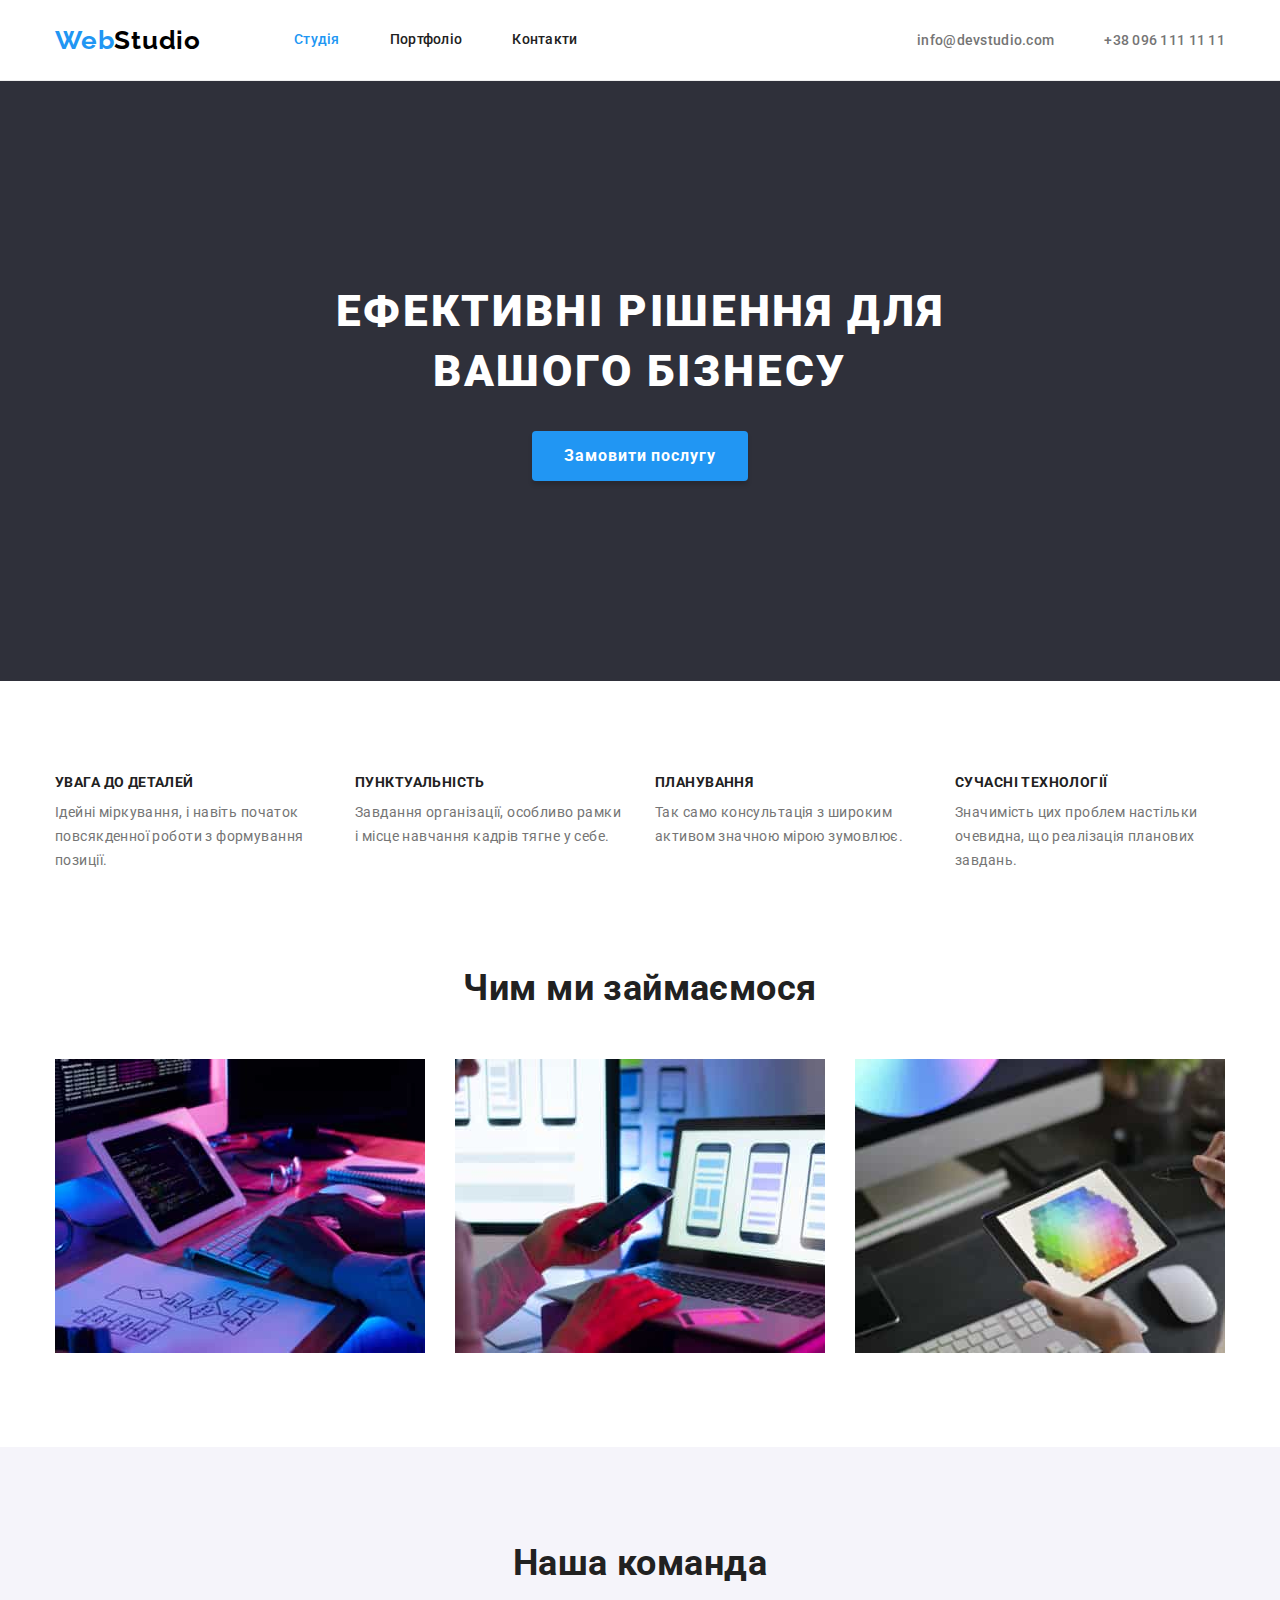
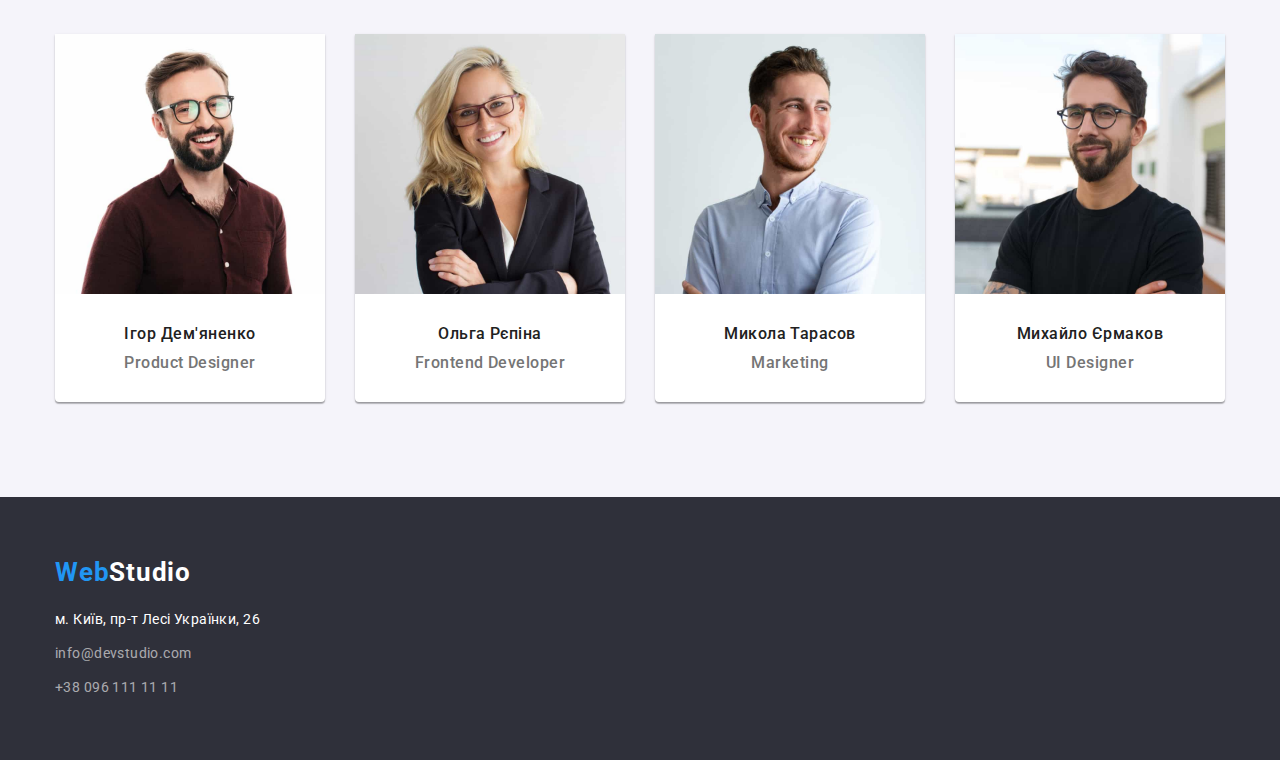
<file: index.html>
<!DOCTYPE html>
<html lang="uk">
<head>
    <meta charset="UTF-8">
    <meta http-equiv="X-UA-Compatible" content="IE=edge">
    <meta name="viewport" content="width=device-width, initial-scale=1.0">
    <title>WebStudio</title>
    <link rel="preconnect" href="https://fonts.googleapis.com">
    <link rel="preconnect" href="https://fonts.gstatic.com" crossorigin>
    <link href="https://fonts.googleapis.com/css2?family=Oleo+Script&family=Raleway:wght@700&family=Roboto:wght@400;500;700;900&display=swap" rel="stylesheet">
    <link rel="stylesheet" href="https://cdnjs.cloudflare.com/ajax/libs/modern-normalize/1.1.0/modern-normalize.min.css" />
    <link rel="stylesheet" href="./css/style.css" />
</head>
<body>

    <!--Шапка сайту-->
    <header class="header">
        <div class="container nav-contact">
            <!--Навігація-->
            <nav class="header-nav">
                <a href="./index.html" class="header-logo link">
                    <span class="accent">Web</span>Studio
                </a>
                <ul class="header-nav-list list">
                    <li class="item"><a class="header-link current link" href="./index.html">Студія</a></li>
                    <li class="item"><a class="header-link link" href="./portfolio.html">Портфоліо</a></li>
                    <li class="item"><a class="header-link link" href="">Контакти</a></li>
                </ul>
            </nav>
            
            <!--Контакти-->
            <ul class="header-contact-list list">
                <li class="item">
                    <a href="mailto:info@devstudio.com" class="header-contact link">info@devstudio.com</a>
                </li>
                <li class="item">
                    <a href="tel:+380961111111" class="header-contact link">+38 096 111 11 11</a>
                </li>
            </ul>
        </div>
    </header>

    <!--Main-->
    <main>

        <!--Герой-->
        
        <section class="section-hero">
            <h1 class="hero-title">Ефективні рішення для<br>вашого бізнесу</h1>
            <button type="button" class="hero-btn btn">Замовити послугу</button>
        </section>
       
        <section class="section-properties">
            <div class="container">
                 <!--Прихований заголовок-->
                <h2 class="visually-hidden">Необхідні властивості характеру</h2>

                <ul class="properties-list list">
                    <li class="item">
                        <h3 class="properties-title">УВАГА ДО ДЕТАЛЕЙ</h3>
                        <p class="properties-text">Ідейні міркування, і навіть початок повсякденної роботи з формування позиції.</p>
                    </li>
                    <li class="item">
                        <h3 class="properties-title">ПУНКТУАЛЬНІСТЬ</h3>
                        <p class="properties-text">Завдання організації, особливо рамки і місце навчання кадрів тягне у себе.</p>
                    </li>
                    <li class="item">
                        <h3 class="properties-title">ПЛАНУВАННЯ</h3>
                        <p class="properties-text">Так само консультація з широким активом значною мірою зумовлює.</p>
                    </li>
                    <li class="item">
                        <h3 class="properties-title">СУЧАСНІ ТЕХНОЛОГІЇ</h3>
                        <p class="properties-text">Значимість цих проблем настільки очевидна, що реалізація планових завдань.</p>
                    </li>
                </ul>
            </div>
        </section>

        <section class="section-employment">
            <div class="container">
                <h2 class="employment-title">Чим ми займаємося</h2>
                <ul class="employment-list list">
                    <li class="employment-item"><img src="./images/box_1.jpg" alt="картинка алгоритму" width="370"></li>
                    <li class="employment-item"><img src="./images/box_2.jpg" alt="картинка схеми сайту" width="370"></li>
                    <li class="employment-item"><img src="./images/box_3.jpg" alt="картинка вибору кольору" width="370"></li>
                </ul>
            </div>
        </section>

        <section class="section-team">
            <div class="container">
                <h2 class="team-title">Наша команда</h2>
                <ul class="team-list list">
                    <li class="team-item">
                        <img src="./images/img_1.jpg" alt="фото Ігора Дем'яненко" width="270">
                        <h3 class="team-info">Ігор Дем'яненко</h3>
                        <p class="team-text">Product Designer</p>
                    </li>
                    <li class="team-item">
                        <img src="./images/img_2.jpg" alt="фото Ольги Рєпіної" width="270">
                        <h3 class="team-info">Ольга Рєпіна</h3>
                        <p class="team-text">Frontend Developer</p>
                    </li>
                    <li class="team-item">
                        <img src="./images/img_3.jpg" alt="фото Миколи Тарасова" width="270">
                        <h3 class="team-info">Микола Тарасов</h3>
                        <p class="team-text">Marketing</p>
                    </li>
                    <li class="team-item">
                        <img src="./images/img_4.jpg" alt="фото Михайла Єрмакова" width="270">
                        <h3 class="team-info">Михайло Єрмаков</h3>
                        <p class="team-text">UI Designer</p>

                    </li>
                </ul>
            </div>
        </section>
    </main>

    <!---Футер-->
    <footer class="footer">
        <div class="container">
            <a href="./index.html" class="footer-logo link">
                <span class="accent">Web</span>Studio
            </a>
            <address>
                <ul class="footer-contact-list list">
                    <li class="item">
                        <a href="https://goo.gl/maps/PAnnSUerjHj3gwqy8" class="footer-contact add link" target="_blank" rel="noopener noreferrer">м. Київ, пр-т Лесі Українки, 26</a>
                    </li>
                    <li class="item">
                        <a href="mailto:info@devstudio.com" class="footer-contact link">info@devstudio.com</a>
                    </li>
                    <li class="item">
                        <a href="tel:+380961111111" class="footer-contact link">+38 096 111 11 11</a>
                    </li>
                </ul>
            </address>
        </div>
    </footer>    
</body>
</html>
</file>
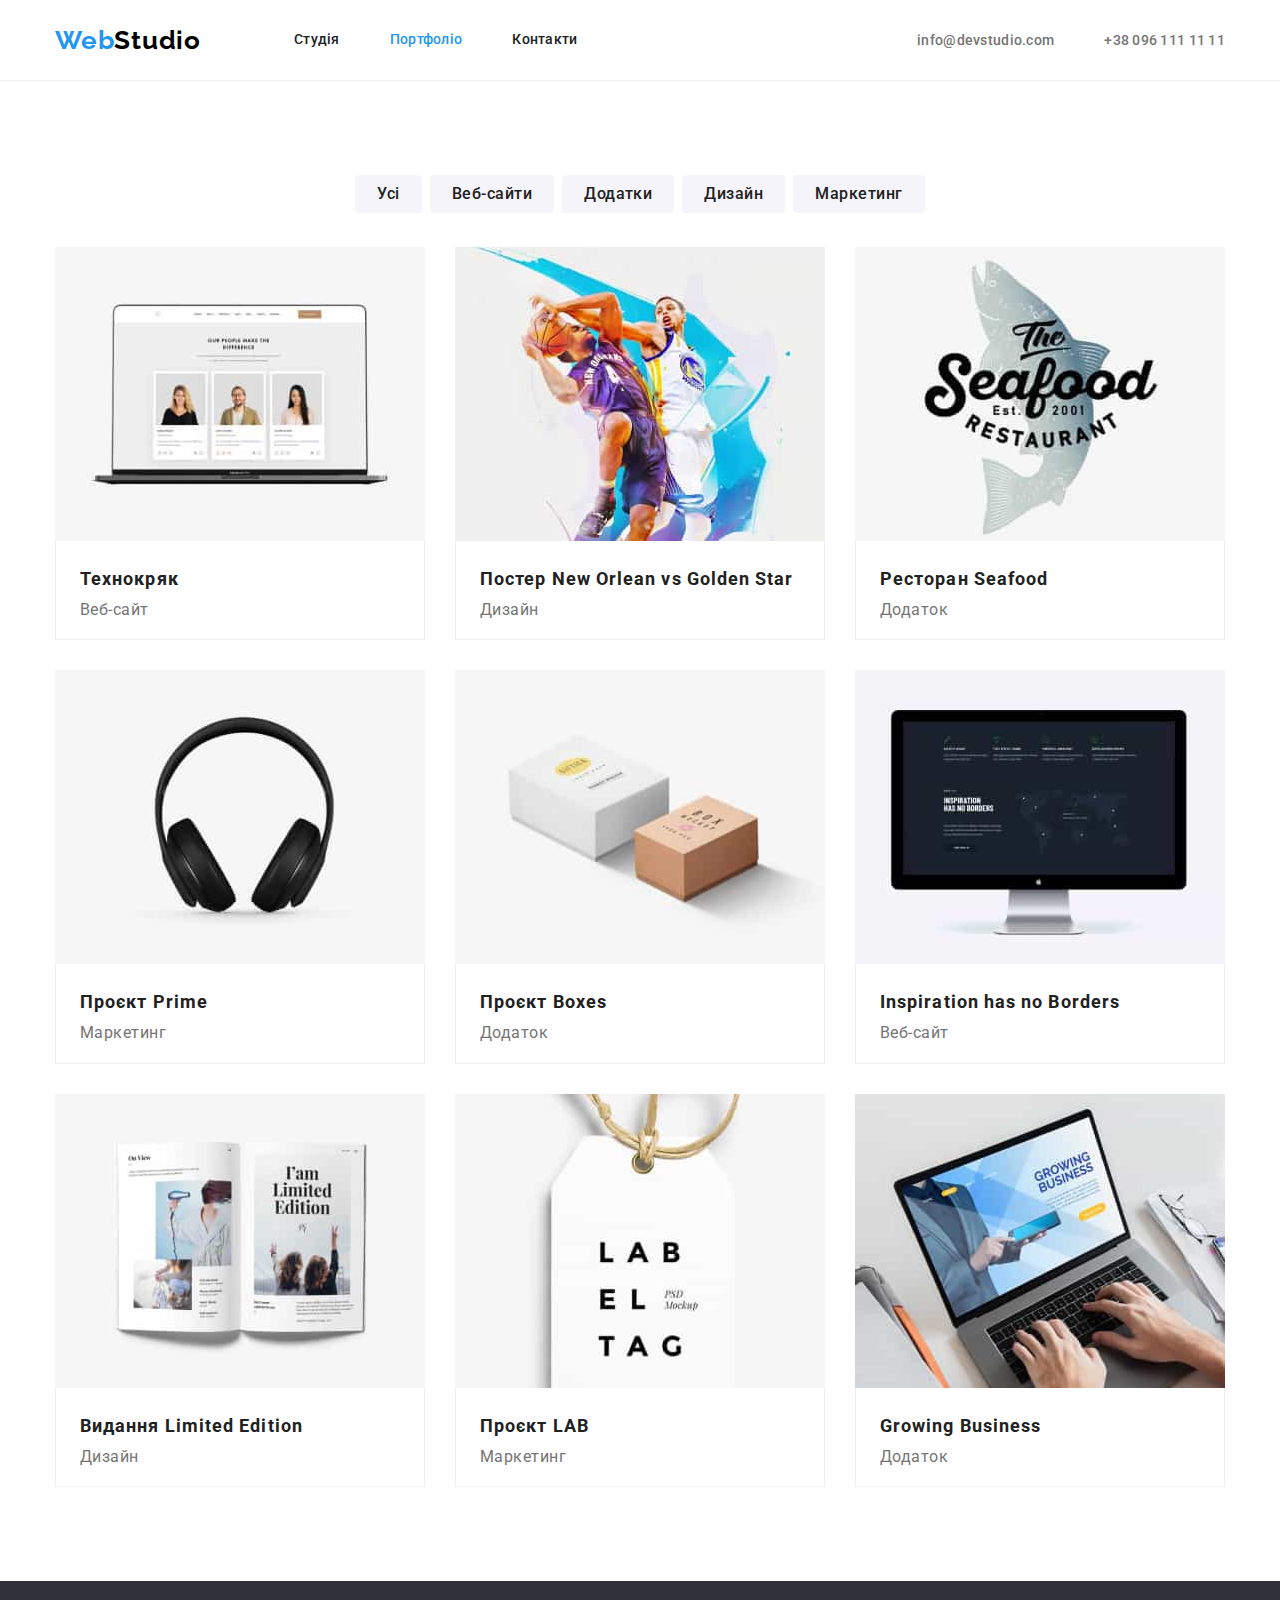
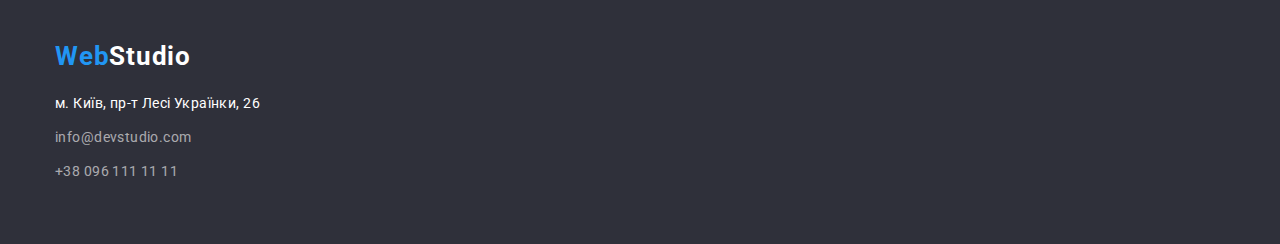
<file: portfolio.html>
<!DOCTYPE html>
<html lang="uk">
    <head>
        <meta charset="UTF-8">
        <meta http-equiv="X-UA-Compatible" content="IE=edge">
        <meta name="viewport" content="width=device-width, initial-scale=1.0">
        <title>WebStudio</title>
        <link rel="preconnect" href="https://fonts.googleapis.com">
        <link rel="preconnect" href="https://fonts.gstatic.com" crossorigin>
        <link href="https://fonts.googleapis.com/css2?family=Oleo+Script&family=Raleway:wght@700&family=Roboto:wght@400;500;700;900&display=swap" rel="stylesheet">
        <link rel="stylesheet" href="https://cdnjs.cloudflare.com/ajax/libs/modern-normalize/1.1.0/modern-normalize.min.css" />
        <link rel="stylesheet" href="./css/style.css" />
    </head>
<body>

    <!--Шапка сайту-->
    <header class="header">
        <div class="container nav-contact">
            <!--Навігація-->
            <nav class="header-nav">
                <a href="./index.html" class="header-logo link">
                    <span class="accent">Web</span>Studio
                </a>
                <ul class="header-nav-list list">
                    <li class="item"><a class="header-link link" href="./index.html">Студія</a></li>
                    <li class="item"><a class="header-link current link" href="./portfolio.html">Портфоліо</a></li>
                    <li class="item"><a class="header-link link" href="">Контакти</a></li>
                </ul>
            </nav>
            
            <!--Контакти-->
            <ul class="header-contact-list list">
                <li class="item">
                    <a href="mailto:info@devstudio.com" class="header-contact link">info@devstudio.com</a>
                </li>
                <li class="item">
                    <a href="tel:+380961111111" class="header-contact link">+38 096 111 11 11</a>
                </li>
            </ul>
        </div>
    </header>


    <!--Main-->
    <main>
        <section class="section-portfolio">
            <div class="container">
                    <!--Прихований заголовок-->
                <h1 class="visually-hidden">Портфоліо</h1>

                <!--Фільтр-->
                <ul class="portfolio-list btn list">
                    <li class="item"><button type="button" class="portfolio-btn btn">Усі</button></li>
                    <li class="item"><button type="button" class="portfolio-btn btn">Веб-сайти</button></li>
                    <li class="item"><button type="button" class="portfolio-btn btn">Додатки</button></li>
                    <li class="item"><button type="button" class="portfolio-btn btn">Дизайн</button></li>
                    <li class="item"><button type="button" class="portfolio-btn btn">Маркетинг</button></li>
                </ul>
                <ul class="portfolio-img list">
                    <li class="item">
                        <a href="" class="portfolio-link link">
                            <img src="./images/technokrjak.jpg" alt="технокряк" width="370">
                            <div class="portfolio-item">
                                <h2 class="portfolio-title">Технокряк</h2>
                                <p class="portfolio-text">Веб-сайт</p>
                            </div>
                        </a>
                    </li>
                    <li class="item">
                        <a href="" class="portfolio-link link">
                            <img src="./images/new_orlean.jpg" alt="постер новий орлеан" width="370">
                            <div class="portfolio-item">
                                <h2 class="portfolio-title">Постер New Orlean vs Golden Star</h2>
                                <p class="portfolio-text">Дизайн</p>
                            </div>
                        </a>
                    </li>
                    <li class="item">
                        <a href="" class="portfolio-link link">
                            <img src="./images/seafood.jpg" alt="ресторан сейфуд" width="370">
                            <div class="portfolio-item">
                                <h2 class="portfolio-title">Ресторан Seafood</h2>
                                <p class="portfolio-text">Додаток</p>
                            </div>
                        </a>
                    </li>
                    <li class="item">
                        <a href="" class="portfolio-link link">
                            <img src="./images/prime.jpg" alt="проект прайм" width="370">
                            <div class="portfolio-item">
                                <h2 class="portfolio-title">Проєкт Prime</h2>
                                <p class="portfolio-text">Маркетинг</p>
                            </div> 
                        </a>
                    </li>
                    <li class="item">
                        <a href="" class="portfolio-link link">
                            <img src="./images/boxes.jpg" alt="проєкт боксес" width="370">
                            <div class="portfolio-item">
                                <h2 class="portfolio-title">Проєкт Boxes</h2>
                                <p class="portfolio-text">Додаток</p>
                            </div>
                        </a>  
                    </li>
                    <li class="item">
                        <a href="" class="portfolio-link link">
                            <img src="./images/inspiration.jpg" alt="вебсай" width="370">
                            <div class="portfolio-item">
                                <h2 class="portfolio-title">Inspiration has no Borders</h2>
                                <p class="portfolio-text">Веб-сайт</p>
                            </di>
                        </a>
                    </li>
                    <li class="item">
                        <a href="" class="portfolio-link link">
                            <img src="./images/limited_edition.jpg" alt="видання лімітед едішн" width="370">
                            <div class="portfolio-item">
                                <h2 class="portfolio-title">Видання Limited Edition</h2>
                                <p class="portfolio-text">Дизайн</p>
                            </div>
                        </a>
                    </li>
                    <li class="item">
                        <a href="" class="portfolio-link link">
                            <img src="./images/lab.jpg" alt="проект лаб" width="370">
                            <div class="portfolio-item">
                                <h2 class="portfolio-title">Проєкт LAB</h2>
                                <p class="portfolio-text">Маркетинг</p>
                            </div>
                        </a>
                    </li>
                    <li class="item">
                        <a href="" class="portfolio-link link">
                            <img src="./images/growing_business.jpg" alt="додаток бізнес" width="370">
                            <div class="portfolio-item">
                                <h2 class="portfolio-title">Growing Business</h2>
                                <p class="portfolio-text">Додаток</p>
                            </div>
                            
                        </a>
                    </li>
                </ul>
            </div>
        </section>
    </main>

    <!---Футер-->
    <footer class="footer">
        <div class="container">
            <a href="./index.html" class="footer-logo link">
                <span class="accent">Web</span>Studio
            </a>
            <address>
                <ul class="footer-contact-list list">
                    <li class="item">
                        <a href="https://goo.gl/maps/PAnnSUerjHj3gwqy8" class="footer-contact add link" target="_blank" rel="noopener noreferrer">м. Київ, пр-т Лесі Українки, 26</a>
                    </li>
                    <li class="item">
                        <a href="mailto:info@devstudio.com" class="footer-contact link">info@devstudio.com</a>
                    </li>
                    <li class="item">
                        <a href="tel:+380961111111" class="footer-contact link">+38 096 111 11 11</a>
                    </li>
                </ul>
            </address>
        </div>
    </footer>    
</body>
</html>
</file>
<file: css/style.css>
:root {
    --primary-text-color:#757575;
    --title-text-color:#212121;
    --accent-color:#2196F3;
    --primary-white-color:#ffffff;
    --background-color: #2F303A;
    --background-color_2: #F5F4FA;
    --border-color: #EEEEEE;
}
/*-задаємо загальні властивості-*/
.container {
    margin-left: auto;
    margin-right: auto;
    width: 1200px;
    padding-left: 15px;
    padding-right: 15px;
}

body {
    font-family: 'Roboto', sans-serif;
    font-size: 14px;
    letter-spacing: 0.03em;
    color: var(--primary-text-color);
    background-color: var(--primary-white-color);
}
/*-прибираємо нижній виступ у блоку з картинками, що виступає-*/
img {
    display: block;
    width: 100%;
    height: auto;
}
.link {
    text-decoration: none;
}
.list {
    list-style: none;
    padding: 0;
    margin: 0;
}
 .accent {
    color: var(--accent-color);
 }
 .visually-hidden {
    position: absolute;
    width: 1px;
    height: 1px;
    margin: -1px;
    border: 0;
    padding: 0;
    
    white-space: nowrap;
    clip-path: inset(100%);
    clip: rect(0 0 0 0);
    overflow: hidden;
  }
  .btn {
    display: inline-block;
    border-radius: 4px;
    
    font-family: 'Roboto', sans-serif;
    font-size: 16px;
    text-align: center;
    border: none;
    cursor: pointer;
  }

/*---------------HEADER---------------*/
.header {
    border-bottom: 1px solid #eeeeee;/*-робимо нижній край контейнера видимим (лінія)-*/
}
.header-logo {
    font-family: 'Raleway', sans-serif;
    font-weight: 700;
    font-size: 26px;
    line-height: 1.19;
    letter-spacing: 0.03em;    
    color: #000000;   
}
.header-link,
.header-contact {
    font-weight: 500;
   
    line-height: 1.14;
    letter-spacing: 0.02em;
}
.header-nav-list {
    display:flex;
    margin-left: 93px;
}
.header-nav-list .item + .item {
    margin-left: 50px;
}
.header-nav-list .header-link {
    display: block;
    padding-top: 32px;
    padding-bottom: 32px;
}
.header-nav {
    display: flex;
    align-items: center;
}
.nav-contact {
    display: flex;
    align-items: center;
}
.header-contact-list .item + .item {
    margin-left: 50px;
}
.header-contact-list {
    display: flex;
    margin-left: auto;
}
.header-link {
    color: var(--title-text-color);
}
.header-nav-list .header-link:hover,
.header-nav-list .header-link:focus {
    color: var(--accent-color);
}
.header-nav-list .header-link.current {
    color: var(--accent-color);
}

.header-contact {
    color: var(--primary-text-color);   
}
.header-contact:hover,
.header-contact:focus {
    color: var(--accent-color);
}

/*---------------HERO---------------*/
.section-hero {
    background: var(--background-color);
    text-align: center;
    padding-top: 200px;
    padding-bottom: 200px;
}
.hero-title {
    display: block;
    margin-top: 0;
    margin-bottom: 30px;

    font-weight: 900;
    font-size: 44px;
    line-height: 60px;
    letter-spacing: 0.06em;
    text-transform: uppercase;
    color: var(--primary-white-color);
}
.hero-btn {
    padding: 10px 32px;

    font-weight: 700;
    font-size: 16px;
    line-height: 30px;
    letter-spacing: 0.06em;
    
    color: var(--primary-white-color);
    background: var(--accent-color);
    box-shadow: 0px 4px 4px rgba(0, 0, 0, 0.15);
}
.hero-btn:hover,
.hero-btn:focus {
    background-color: #000000;
}

/*---------------PROPERTIES---------------*/
/*-обнуляємо зовнішні і задаємо внутрішні відступи секції-*/
.section-properties {
    margin: 0;
    padding-top: 94px;
    padding-bottom: 94px;
}
.properties-list {
    display: flex;
    flex-wrap: wrap;
    margin-top: 0;
    margin-bottom: 0;
}
.properties-title {
    margin-top: 0;
    margin-bottom: 10px;

    font-weight: 700;
    font-size: 14px;
    line-height: 1.14;
    letter-spacing: 0.03em;
    text-transform: uppercase;
    color: var(--title-text-color);
}
.properties-list .item {
    width: 270px;
}
/*-задаємо всім, крім першого, елементам відступ в 30px-*/
.properties-list .item + .item {
    margin-left: 30px;
}    
.properties-text {
    margin-top: 0;
    margin-bottom: 0;
    line-height: 1.71;
}

/*---------------EMPLOYMENT---------------*/
/*-обнуляємо зовнішні і задаємо внутрішні відступи секції-*/
.section-employment {
    margin: 0;
    padding-bottom: 94px;

    text-align: center;
}
.employment-list {
    display: flex;
}
/*-задаємо всім, крім першим в рядку, елементам відступи праворуч в 30px-*/
.employment-list > .employment-item {
    width: calc((100% - 60px) / 3);
    margin-top: 0;
    margin-bottom: 0;
    margin-right: 30px;
}
/*-задаємо кожній лівій картинці в рядку 0-ву відстань зправа (у зв'язці із попереднім кодом)-*/
.employment-list > .employment-item:nth-child(3n) {
    margin-right: 0;
}
.employment-title,
.team-title {
    font-weight: 700;
    font-size: 36px;
    line-height: 1.17;
    color: var(--title-text-color);
}
.employment-title {
    margin-top: 0;
    margin-bottom: 50px;
}

/*---------------TEAM---------------*/
/*-обнуляємо зовнішні і задаємо внутрішні відступи секції-*/
.section-team {
    padding-top: 95px;
    padding-bottom: 95px;

    text-align: center;

    background-color: var(--background-color_2);
}
.team-list > .team-item + .team-item {
    margin-left: 30px;
}
.team-list {
    display: flex;
}
.team-list > .team-item {
    width: 270px;
    
    background: var(--primary-white-color);
    box-shadow: 0px 1px 3px rgba(0, 0, 0, 0.12), 0px 1px 1px rgba(0, 0, 0, 0.14), 0px 2px 1px rgba(0, 0, 0, 0.2);
    border-radius: 0px 0px 4px 4px;
}
.team-title {
    margin-top: 0;
    margin-bottom: 50px;
}
.team-info,
.team-text {
    font-weight: 500;
    font-size: 16px;
    line-height: 1.19;
    text-align: center;
    letter-spacing: 0.03em;
    color: var(--title-text-color);
}
.team-info {
    margin-top: 30px;
    margin-bottom: 10px;
}
.team-text {
    margin-top: 0;
    margin-bottom: 30px;

    color: var(--primary-text-color);
}

/*---------------PORTFOLIO---------------*/
/*-обнуляємо зовнішні і задаємо внутрішні відступи секції-*/
.section-portfolio {
    margin-top: 0;
    margin-bottom: 94px;
    padding-top: 94px;
}
.portfolio-list {
    display: flex;
    justify-content: center;
    margin-bottom: 34px;
}
.portfolio-list .item + .item {
    margin-left: 8px;  
}
.portfolio-btn {
    padding: 6px 22px;
    margin-top: 0;

    font-weight: 500;
    line-height: 1.63;
    letter-spacing: 0.03em;
    color: var(--title-text-color);
    background: var(--background-color_2);
    border-radius: 4px;
}
.portfolio-btn:hover,
.portfolio-btn:focus {
    color: var(--primary-white-color);
    background: var(--accent-color);
}
.portfolio-item {
    padding-top: 20px;
    padding-right: 24px;
    padding-bottom: 20px;
    padding-left: 24px;
    border-right: 1px solid var(--border-color);
    border-bottom: 1px solid var(--border-color);
    border-left: 1px solid var(--border-color);
}
.portfolio-img {
    display: flex;
    flex-wrap: wrap;
}
/*-задаємо всім, крім першим в рядку, елементам відступи праворуч і знизу в 30px-*/
.portfolio-img > .item {
    width: calc((100% - 60px) / 3);
    margin-right: 30px;
    margin-bottom: 30px;

    background: var(--primary-white-color);
}
/*-задаємо кожній лівій картинці в рядку 0-ву відстань зправа і знизу (у зв'язці із попереднім кодом)-*/
.portfolio-img >.item:nth-child(3n) {
    margin-right: 0;
}
.portfolio-img >.item:nth-last-child(-n + 3) {
    margin-bottom: 0;
}
.portfolio-title {
    margin-top: 0;
    margin-bottom: 4px;

    font-weight: 700;
    font-size: 18px;
    line-height: 2.00;
    letter-spacing: 0.06em;
    color: var(--title-text-color);
}
.portfolio-text {
    margin-top: 0;
    margin-bottom: 0;

    font-size: 16px;
    line-height: 1.86x;
    letter-spacing: 0.03em;
    color: var(--primary-text-color);
}

/*---------------FOOTER---------------*/
.footer {
    padding-top: 60px;
    padding-bottom: 60px;

    background-color: var(--background-color);
}
/*-задаємо логотипу зовнішні відступи-*/
.footer-logo{
    display: inline-block;
    margin-top: 0;
    margin-bottom: 20px;

    font-weight: 700;
    font-size: 26px;
    line-height: 1.19;
    letter-spacing: 0.03em;
    color: var(--primary-white-color);
}
.footer-contact-list .item:not(:last-of-type) {
    margin-top: 0;
    margin-bottom: 10px;
}
.footer-contact a[href="https://goo.gl/maps/PAnnSUerjHj3gwqy8"] {
    color: var(--primary-white-color);
}    
.footer-contact {
    font-style: normal;
    line-height: 1.71;
    letter-spacing: 0.03em;
    color: rgba(255, 255, 255, 0.6);
}
.footer-contact:hover,
.footer-contact:focus {
    color: var(--accent-color);
}
.add {
    color: var(--primary-white-color);
}
</file>
